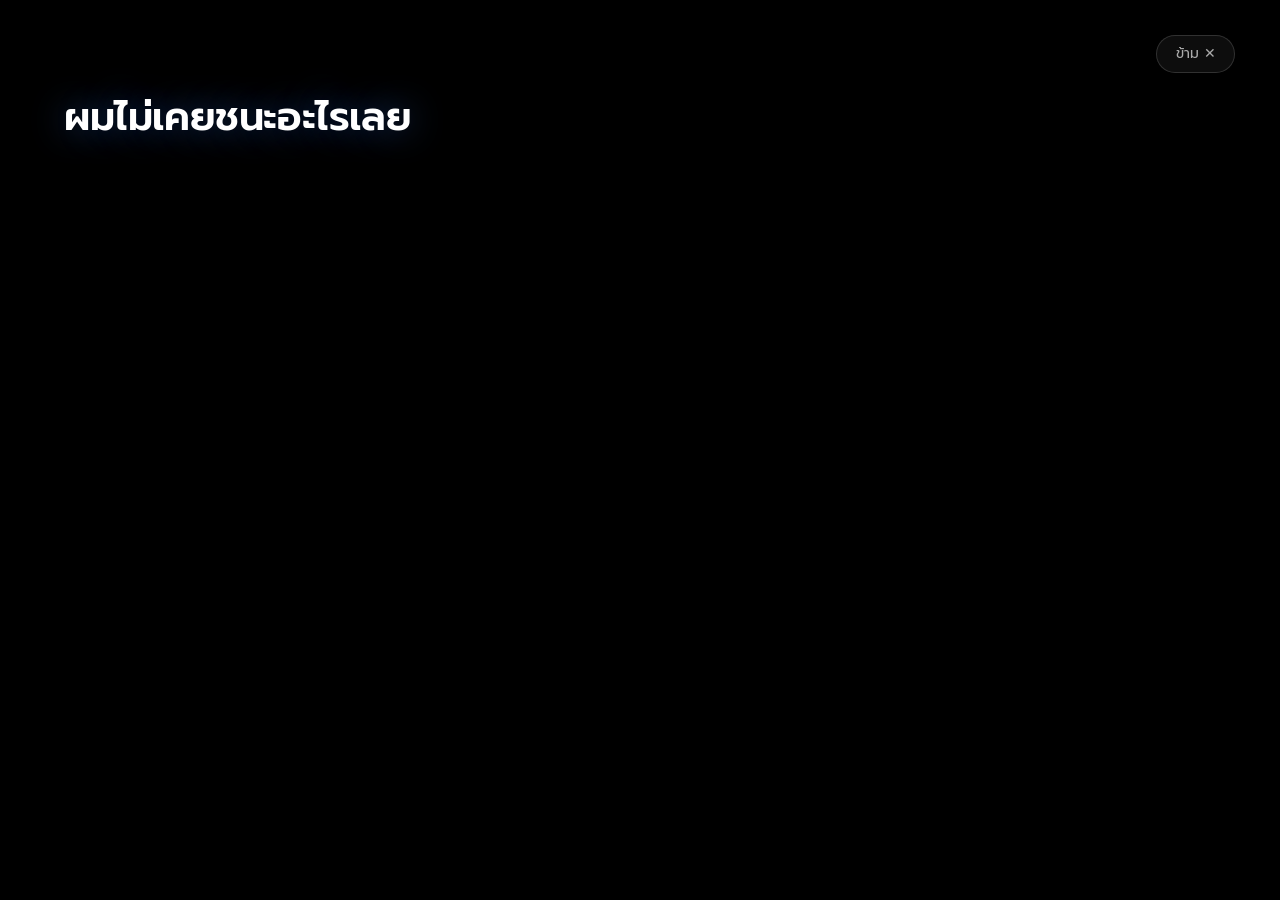
<file: index.html>
<!DOCTYPE html>
<html lang="th">
<head>
  <meta charset="UTF-8">
  <meta name="viewport" content="width=device-width, initial-scale=1.0">
  <title>บอย | Game Developer</title>
  <meta name="description" content="พอร์ตโฟลิโอของบอย นักพัฒนาเกมผู้เปลี่ยนไอเดียให้กลายเป็นเกมที่เล่นได้จริง">
  <meta property="og:title" content="บอย | Game Developer">
  <meta property="og:description" content="Game Developer — สร้างเกมที่เล่นได้จริง">
  <meta property="og:image" content="images/Me.jpg">
  <meta property="og:type" content="website">
  <link rel="preconnect" href="https://fonts.googleapis.com">
  <link rel="preconnect" href="https://fonts.gstatic.com" crossorigin>
  <link href="https://fonts.googleapis.com/css2?family=Cinzel:wght@700&family=IBM+Plex+Sans+Thai:wght@400;500;600&family=Plus+Jakarta+Sans:wght@500;600;700&family=Prompt:wght@400;500;600&display=swap" rel="stylesheet">
  <link rel="stylesheet" href="css/style.css">
</head>
<body>
  <aside class="intro-overlay" id="introOverlay" aria-label="Intro animation">
    <button class="intro-skip-btn" id="introSkipBtn" type="button" aria-label="ข้ามแอนิเมชัน">ข้าม ✕</button>
    <div class="intro-floating-gallery" id="introFloatingGallery" aria-hidden="true">
      <div class="floating-game-card card-pos-1"><img src="images/Heat%20thieves.png" alt=""></div>
      <div class="floating-game-card card-pos-2"><img src="images/Silence%20Survival.png" alt=""></div>
      <div class="floating-game-card card-pos-3"><img src="images/Bronopoly.png" alt=""></div>
    </div>
    <div class="intro-content">
      <p class="intro-phrase" id="introPhrase1">ผมไม่เคยชนะอะไรเลย</p>
      <p class="intro-phrase" id="introPhrase2">แต่ผมก็ได้เรียนรู้จากความพ่ายแพ้อยู่เสมอ</p>
      <p class="intro-phrase" id="introPhrase3">เพื่อที่สักวันผมจะเป็น <span class="highlight">ผู้ชนะ</span></p>
    </div>
  </aside>
  <header class="site-header" id="siteHeader">
    <a href="index.html" class="brand-logo" aria-label="หน้าแรก"><span class="logo-text">MYPORTFOLIO</span></a>
    <nav class="main-nav" aria-label="เมนูหลัก"><ul class="nav-list">
      <li class="nav-item"><a href="index.html" class="nav-link active">Home</a></li>
      <li class="nav-item"><a href="about.html" class="nav-link">About Me</a></li>
      <li class="nav-item"><a href="portfolio.html" class="nav-link">Portfolio</a></li>
      <li class="nav-item"><a href="contact.html" class="nav-link">Contact</a></li>
      <li class="nav-indicator" id="navIndicator" aria-hidden="true"></li>
    </ul></nav>
    <div class="header-spacer" aria-hidden="true"></div>
    <button class="mobile-toggle" id="mobileToggle" type="button" aria-label="เปิดเมนู"><span></span><span></span><span></span></button>
  </header>
  <main><section class="hero-section" id="home"><div class="hero-container">
    <div class="hero-media"><img src="images/Me.jpg" alt="บอย นักพัฒนาเกม" loading="eager"></div>
    <div class="hero-content" id="heroContent">
      <p class="eyebrow">GAME DEVELOPER</p>
      <h1 class="hero-title">Game Developer<br><span>สร้างเกมที่เล่นได้จริง</span></h1>
      <p class="hero-author">สวัสดีครับ ผมบอยครับ ผมสร้างประสบการณ์เกมจากไอเดียสู่สิ่งที่ผู้เล่นสัมผัสได้จริง</p>
      <a class="project-btn hero-cta" href="portfolio.html">ดูผลงานของผม</a>
    </div>
  </div></section></main>
  <script src="js/main.js"></script>
</body>
</html>
</file>
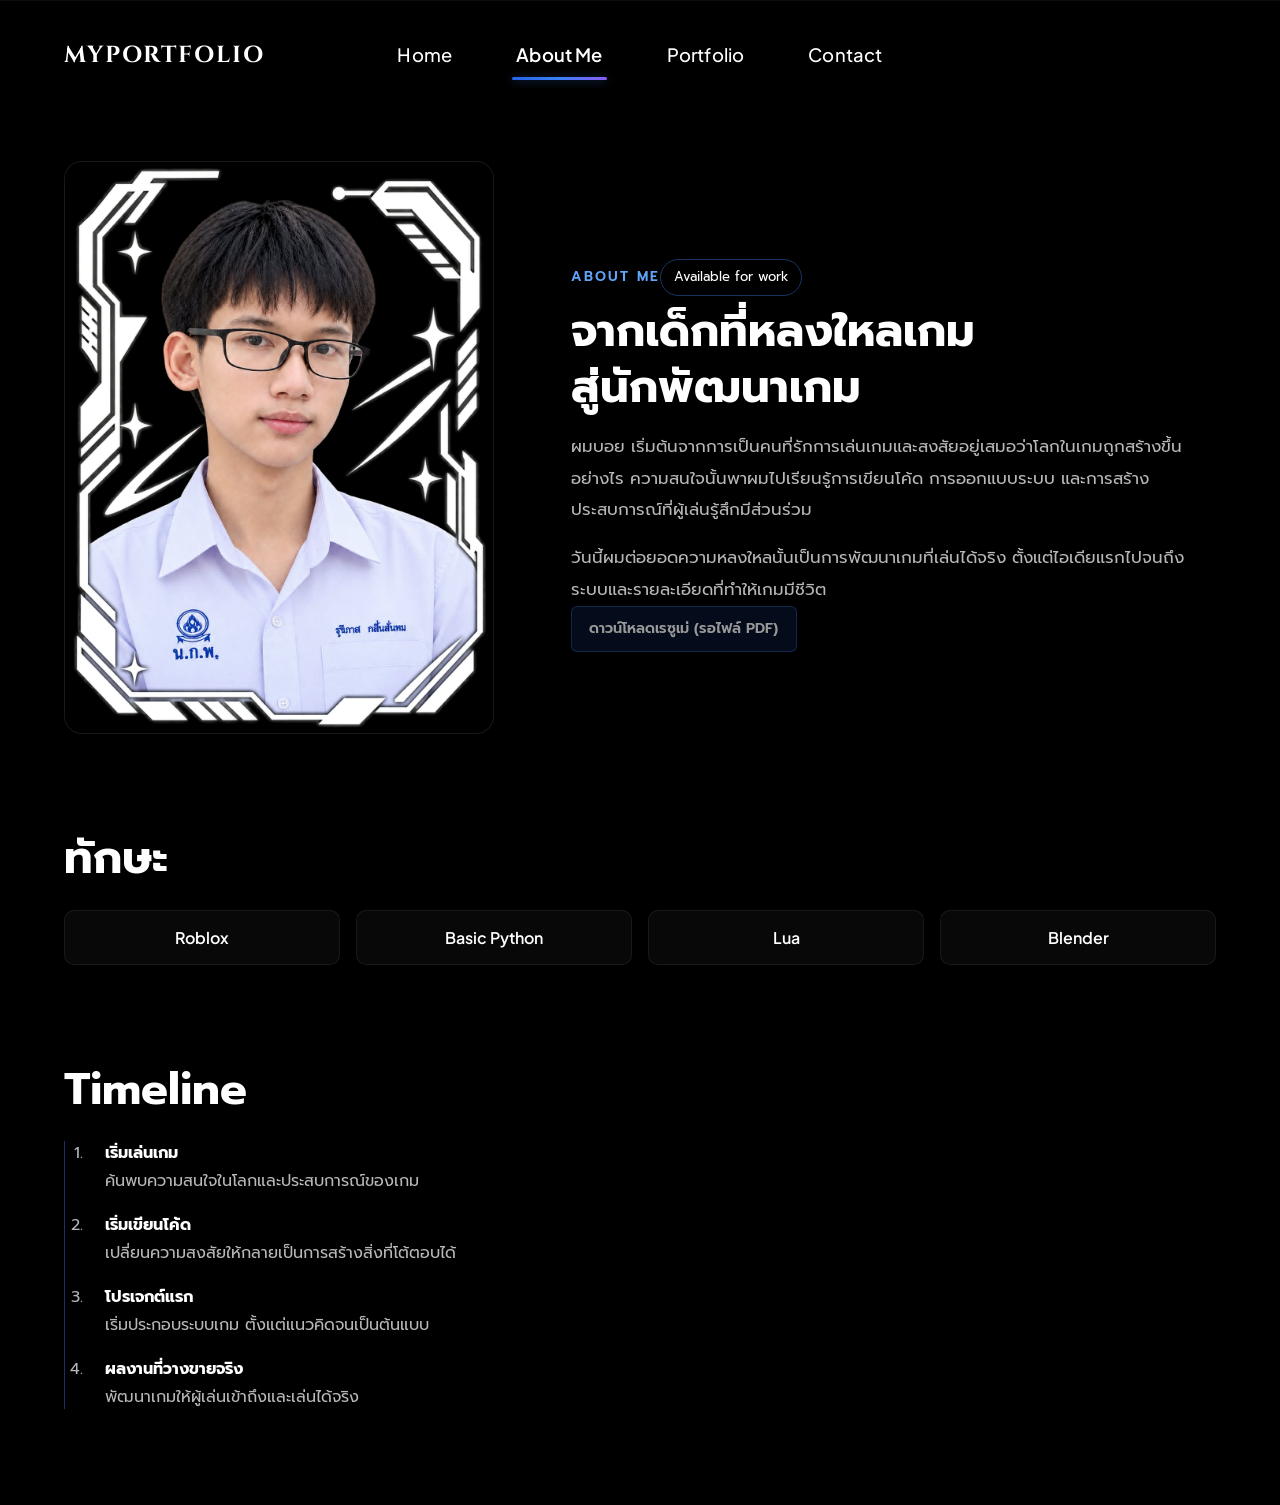
<file: about.html>
<!DOCTYPE html>
<html lang="th"><head>
  <meta charset="UTF-8"><meta name="viewport" content="width=device-width, initial-scale=1.0"><title>About Me | บอย - Game Developer</title>
  <meta name="description" content="เรื่องราว ทักษะ และเส้นทางการพัฒนาเกมของบอย"><meta property="og:title" content="About Me | บอย - Game Developer"><meta property="og:description" content="จากเด็กที่หลงใหลเกม สู่นักพัฒนาที่สร้างเกมให้เล่นได้จริง"><meta property="og:image" content="images/Me.jpg"><meta property="og:type" content="website">
  <link rel="preconnect" href="https://fonts.googleapis.com"><link rel="preconnect" href="https://fonts.gstatic.com" crossorigin><link href="https://fonts.googleapis.com/css2?family=Cinzel:wght@700&family=IBM+Plex+Sans+Thai:wght@400;500;600&family=Plus+Jakarta+Sans:wght@500;600;700&family=Prompt:wght@400;500;600&display=swap" rel="stylesheet"><link rel="stylesheet" href="css/style.css">
</head><body>
  <header class="site-header" id="siteHeader"><a href="index.html" class="brand-logo" aria-label="หน้าแรก"><span class="logo-text">MYPORTFOLIO</span></a><nav class="main-nav" aria-label="เมนูหลัก"><ul class="nav-list"><li class="nav-item"><a href="index.html" class="nav-link">Home</a></li><li class="nav-item"><a href="about.html" class="nav-link active">About Me</a></li><li class="nav-item"><a href="portfolio.html" class="nav-link">Portfolio</a></li><li class="nav-item"><a href="contact.html" class="nav-link">Contact</a></li><li class="nav-indicator" id="navIndicator" aria-hidden="true"></li></ul></nav><div class="header-spacer" aria-hidden="true"></div><button class="mobile-toggle" id="mobileToggle" type="button" aria-label="เปิดเมนู"><span></span><span></span><span></span></button></header>
  <main><section class="page-view active-view"><div class="view-container about-layout"><div class="about-photo"><img src="images/Me.jpg" alt="บอย นักพัฒนาเกม"></div><div class="about-copy"><span class="section-tag">About Me</span><p class="availability-badge">Available for work</p><h1 class="section-title">จากเด็กที่หลงใหลเกม<br>สู่นักพัฒนาเกม</h1><p>ผมบอย เริ่มต้นจากการเป็นคนที่รักการเล่นเกมและสงสัยอยู่เสมอว่าโลกในเกมถูกสร้างขึ้นอย่างไร ความสนใจนั้นพาผมไปเรียนรู้การเขียนโค้ด การออกแบบระบบ และการสร้างประสบการณ์ที่ผู้เล่นรู้สึกมีส่วนร่วม</p><p>วันนี้ผมต่อยอดความหลงใหลนั้นเป็นการพัฒนาเกมที่เล่นได้จริง ตั้งแต่ไอเดียแรกไปจนถึงระบบและรายละเอียดที่ทำให้เกมมีชีวิต</p><a class="project-btn disabled-link" href="#" aria-disabled="true">ดาวน์โหลดเรซูเม่ (รอไฟล์ PDF)</a></div></div>
    <section class="about-section"><h2 class="section-title">ทักษะ</h2><ul class="skills-list skills-tags" aria-label="ทักษะ"><li>Roblox</li><li>Basic Python</li><li>Lua</li><li>Blender</li></ul></section>
    <section class="about-section"><h2 class="section-title">Timeline</h2><ol class="timeline"><li><strong>เริ่มเล่นเกม</strong><span>ค้นพบความสนใจในโลกและประสบการณ์ของเกม</span></li><li><strong>เริ่มเขียนโค้ด</strong><span>เปลี่ยนความสงสัยให้กลายเป็นการสร้างสิ่งที่โต้ตอบได้</span></li><li><strong>โปรเจกต์แรก</strong><span>เริ่มประกอบระบบเกม ตั้งแต่แนวคิดจนเป็นต้นแบบ</span></li><li><strong>ผลงานที่วางขายจริง</strong><span>พัฒนาเกมให้ผู้เล่นเข้าถึงและเล่นได้จริง</span></li></ol></section>
  </div></section></main><script src="js/main.js"></script>
</body></html>
</file>
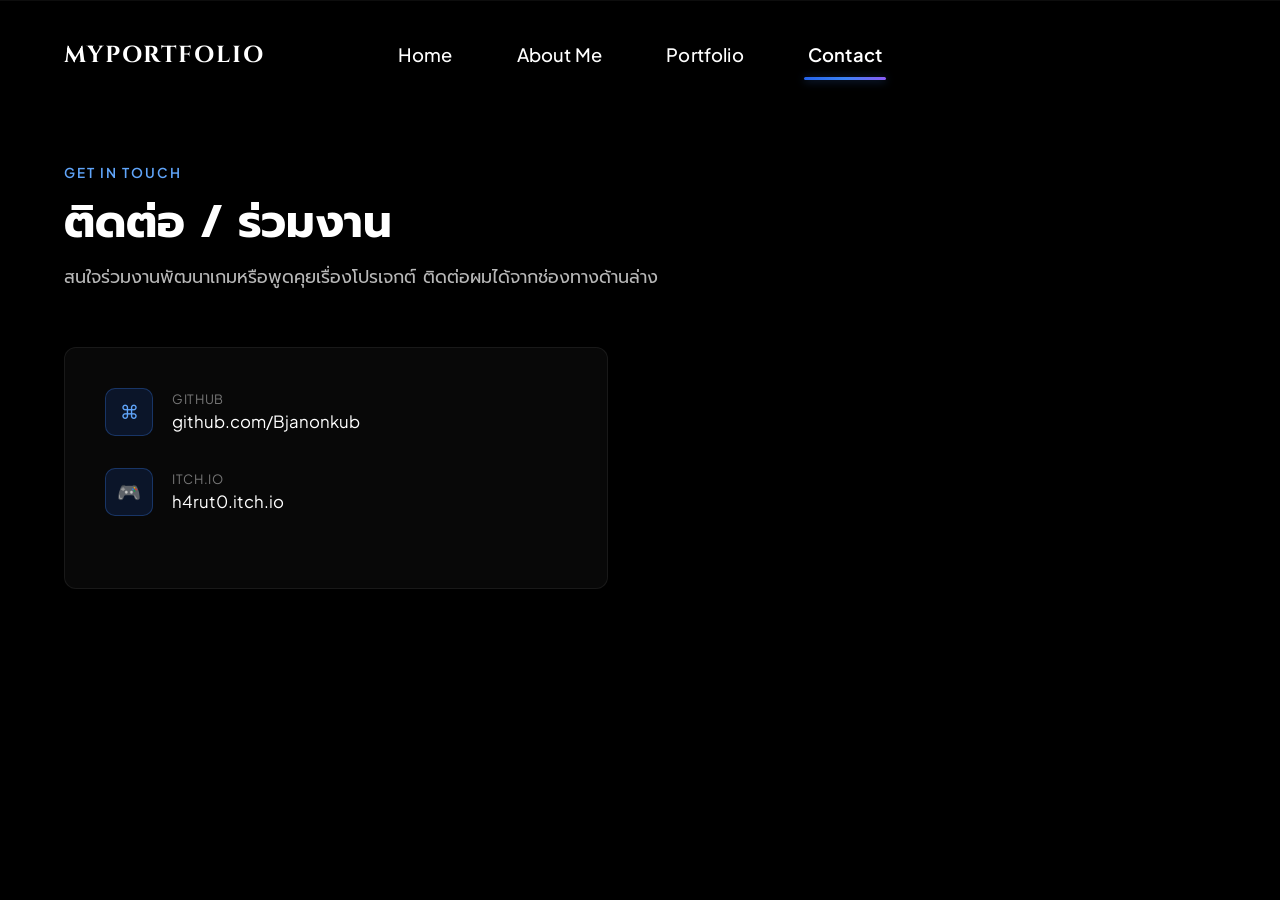
<file: contact.html>
<!DOCTYPE html>
<html lang="th"><head>
  <meta charset="UTF-8"><meta name="viewport" content="width=device-width, initial-scale=1.0"><title>Contact | บอย - Game Developer</title>
  <meta name="description" content="ติดต่อบอยเพื่อร่วมงานด้านการพัฒนาเกม"><meta property="og:title" content="Contact | บอย - Game Developer"><meta property="og:description" content="ติดต่อเพื่อร่วมงานด้านการพัฒนาเกม"><meta property="og:image" content="images/Me.jpg"><meta property="og:type" content="website">
  <link rel="preconnect" href="https://fonts.googleapis.com"><link rel="preconnect" href="https://fonts.gstatic.com" crossorigin><link href="https://fonts.googleapis.com/css2?family=Cinzel:wght@700&family=IBM+Plex+Sans+Thai:wght@400;500;600&family=Plus+Jakarta+Sans:wght@500;600;700&family=Prompt:wght@400;500;600&display=swap" rel="stylesheet"><link rel="stylesheet" href="css/style.css">
</head><body>
  <header class="site-header" id="siteHeader"><a href="index.html" class="brand-logo" aria-label="หน้าแรก"><span class="logo-text">MYPORTFOLIO</span></a><nav class="main-nav" aria-label="เมนูหลัก"><ul class="nav-list"><li class="nav-item"><a href="index.html" class="nav-link">Home</a></li><li class="nav-item"><a href="about.html" class="nav-link">About Me</a></li><li class="nav-item"><a href="portfolio.html" class="nav-link">Portfolio</a></li><li class="nav-item"><a href="contact.html" class="nav-link active">Contact</a></li><li class="nav-indicator" id="navIndicator" aria-hidden="true"></li></ul></nav><div class="header-spacer" aria-hidden="true"></div><button class="mobile-toggle" id="mobileToggle" type="button" aria-label="เปิดเมนู"><span></span><span></span><span></span></button></header>
  <main><section class="page-view active-view"><div class="view-container"><header class="section-header fade-up"><span class="section-tag">Get In Touch</span><h1 class="section-title">ติดต่อ / ร่วมงาน</h1><p class="section-desc">สนใจร่วมงานพัฒนาเกมหรือพูดคุยเรื่องโปรเจกต์ ติดต่อผมได้จากช่องทางด้านล่าง</p></header>
    <div class="contact-wrapper fade-up"><div class="contact-info-card"><div class="contact-item"><div class="contact-icon">⌘</div><div><div class="contact-detail-label">GitHub</div><a href="https://github.com/Bjanonkub" target="_blank" rel="noopener noreferrer" class="contact-detail-value">github.com/Bjanonkub</a></div></div><div class="contact-item"><div class="contact-icon">🎮</div><div><div class="contact-detail-label">Itch.io</div><a href="https://h4rut0.itch.io" target="_blank" rel="noopener noreferrer" class="contact-detail-value">h4rut0.itch.io</a></div></div></div>
    </div></div></section></main><script src="js/main.js"></script>
</body></html>
</file>
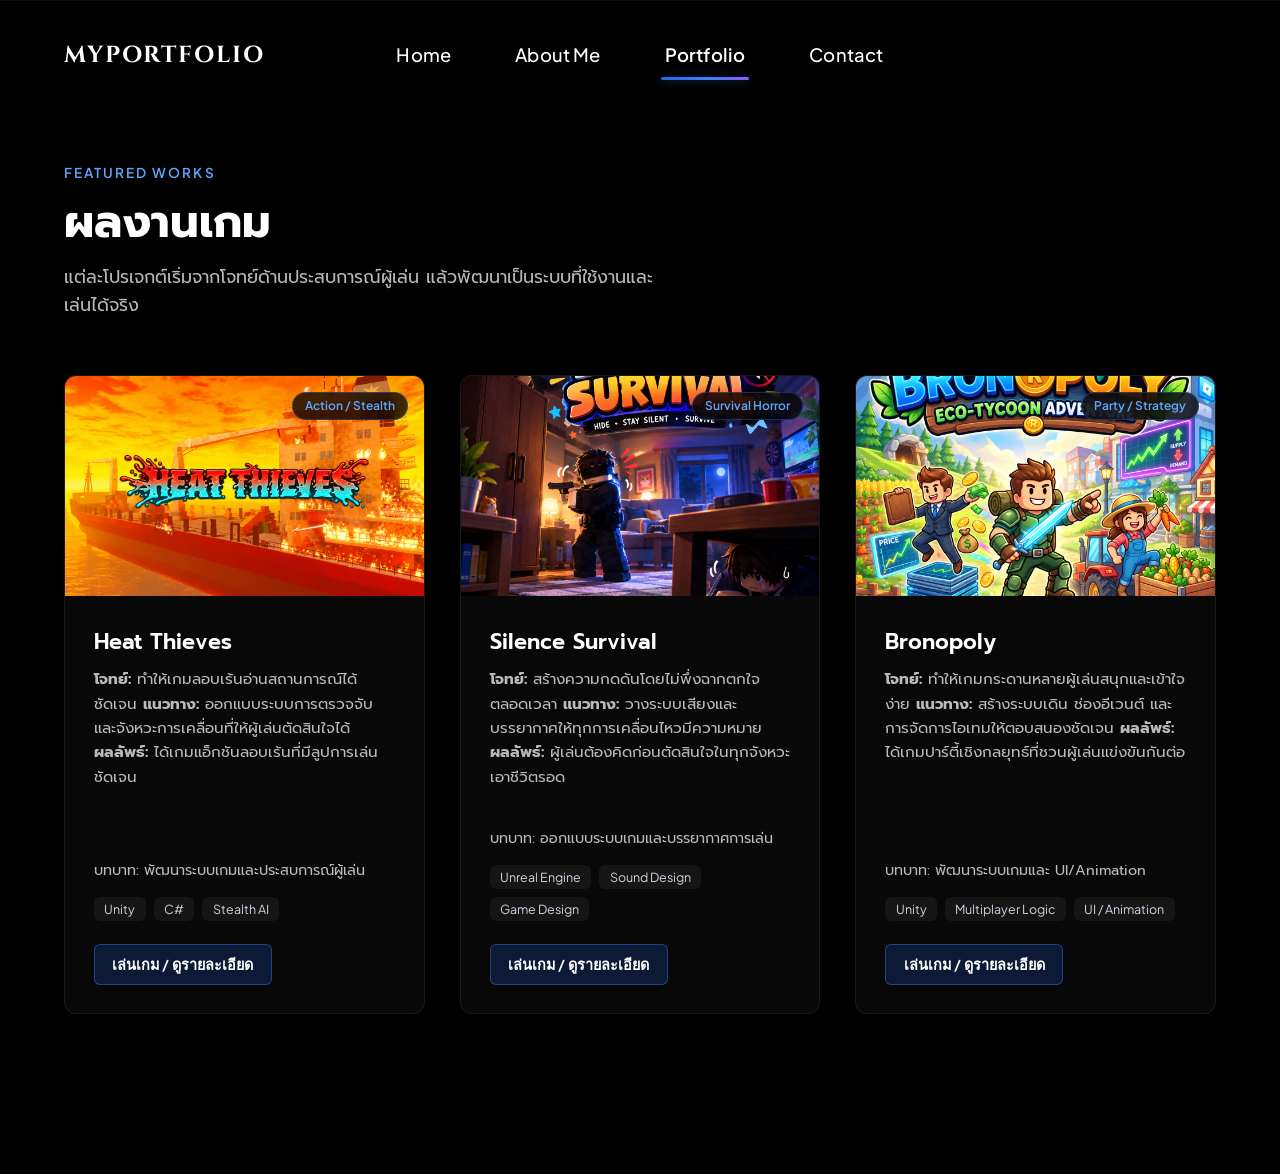
<file: portfolio.html>
<!DOCTYPE html>
<html lang="th">
<head>
  <meta charset="UTF-8"><meta name="viewport" content="width=device-width, initial-scale=1.0">
  <title>Portfolio | บอย - Game Developer</title>
  <meta name="description" content="ผลงานเกมและบทบาทการพัฒนาของบอย">
  <meta property="og:title" content="Portfolio | บอย - Game Developer"><meta property="og:description" content="ผลงานเกมที่พัฒนาจากโจทย์สู่ประสบการณ์เล่นจริง"><meta property="og:image" content="images/Heat%20thieves.png"><meta property="og:type" content="website">
  <link rel="preconnect" href="https://fonts.googleapis.com"><link rel="preconnect" href="https://fonts.gstatic.com" crossorigin>
  <link href="https://fonts.googleapis.com/css2?family=Cinzel:wght@700&family=IBM+Plex+Sans+Thai:wght@400;500;600&family=Plus+Jakarta+Sans:wght@500;600;700&family=Prompt:wght@400;500;600&display=swap" rel="stylesheet"><link rel="stylesheet" href="css/style.css">
</head>
<body>
  <header class="site-header" id="siteHeader"><a href="index.html" class="brand-logo" aria-label="หน้าแรก"><span class="logo-text">MYPORTFOLIO</span></a><nav class="main-nav" aria-label="เมนูหลัก"><ul class="nav-list"><li class="nav-item"><a href="index.html" class="nav-link">Home</a></li><li class="nav-item"><a href="about.html" class="nav-link">About Me</a></li><li class="nav-item"><a href="portfolio.html" class="nav-link active">Portfolio</a></li><li class="nav-item"><a href="contact.html" class="nav-link">Contact</a></li><li class="nav-indicator" id="navIndicator" aria-hidden="true"></li></ul></nav><div class="header-spacer" aria-hidden="true"></div><button class="mobile-toggle" id="mobileToggle" type="button" aria-label="เปิดเมนู"><span></span><span></span><span></span></button></header>
  <main><section class="page-view active-view" id="portfolio"><div class="view-container">
    <header class="section-header fade-up"><span class="section-tag">Featured Works</span><h1 class="section-title">ผลงานเกม</h1><p class="section-desc">แต่ละโปรเจกต์เริ่มจากโจทย์ด้านประสบการณ์ผู้เล่น แล้วพัฒนาเป็นระบบที่ใช้งานและเล่นได้จริง</p></header>
    <div class="portfolio-grid fade-up">
      <article class="project-card"><div class="project-thumb gameplay-placeholder"><div class="project-badge">Action / Stealth</div><img src="images/Heat%20thieves.png" alt="ภาพเกม Heat Thieves" loading="lazy"><span class="gameplay-note">Gameplay preview coming soon</span></div><div class="project-info"><h2 class="project-title">Heat Thieves</h2><p class="project-desc"><strong>โจทย์:</strong> ทำให้เกมลอบเร้นอ่านสถานการณ์ได้ชัดเจน <strong>แนวทาง:</strong> ออกแบบระบบการตรวจจับและจังหวะการเคลื่อนที่ให้ผู้เล่นตัดสินใจได้ <strong>ผลลัพธ์:</strong> ได้เกมแอ็กชันลอบเร้นที่มีลูปการเล่นชัดเจน</p><p class="project-role">บทบาท: พัฒนาระบบเกมและประสบการณ์ผู้เล่น</p><div class="project-tags"><span class="tech-tag">Unity</span><span class="tech-tag">C#</span><span class="tech-tag">Stealth AI</span></div><div class="project-links"><a href="https://www.roblox.com/share?code=ef8d89a50764b3429f7d30c1968dbf36&type=ExperienceDetails&stamp=1790448249657" class="project-btn" target="_blank" rel="noopener noreferrer">เล่นเกม / ดูรายละเอียด</a></div></div></article>
      <article class="project-card"><div class="project-thumb gameplay-placeholder"><div class="project-badge">Survival Horror</div><img src="images/Silence%20Survival.png" alt="ภาพเกม Silence Survival" loading="lazy"><span class="gameplay-note">Gameplay preview coming soon</span></div><div class="project-info"><h2 class="project-title">Silence Survival</h2><p class="project-desc"><strong>โจทย์:</strong> สร้างความกดดันโดยไม่พึ่งฉากตกใจตลอดเวลา <strong>แนวทาง:</strong> วางระบบเสียงและบรรยากาศให้ทุกการเคลื่อนไหวมีความหมาย <strong>ผลลัพธ์:</strong> ผู้เล่นต้องคิดก่อนตัดสินใจในทุกจังหวะเอาชีวิตรอด</p><p class="project-role">บทบาท: ออกแบบระบบเกมและบรรยากาศการเล่น</p><div class="project-tags"><span class="tech-tag">Unreal Engine</span><span class="tech-tag">Sound Design</span><span class="tech-tag">Game Design</span></div><div class="project-links"><a href="https://www.roblox.com/share?code=987c99712d87de47ba00858d1ca07630&type=ExperienceDetails&stamp=1790448309416" class="project-btn" target="_blank" rel="noopener noreferrer">เล่นเกม / ดูรายละเอียด</a></div></div></article>
      <article class="project-card"><div class="project-thumb gameplay-placeholder"><div class="project-badge">Party / Strategy</div><img src="images/Bronopoly.png" alt="ภาพเกม Bronopoly" loading="lazy"><span class="gameplay-note">Gameplay preview coming soon</span></div><div class="project-info"><h2 class="project-title">Bronopoly</h2><p class="project-desc"><strong>โจทย์:</strong> ทำให้เกมกระดานหลายผู้เล่นสนุกและเข้าใจง่าย <strong>แนวทาง:</strong> สร้างระบบเดิน ช่องอีเวนต์ และการจัดการไอเทมให้ตอบสนองชัดเจน <strong>ผลลัพธ์:</strong> ได้เกมปาร์ตี้เชิงกลยุทธ์ที่ชวนผู้เล่นแข่งขันกันต่อ</p><p class="project-role">บทบาท: พัฒนาระบบเกมและ UI/Animation</p><div class="project-tags"><span class="tech-tag">Unity</span><span class="tech-tag">Multiplayer Logic</span><span class="tech-tag">UI / Animation</span></div><div class="project-links"><a href="https://www.roblox.com/share?code=6d667e829206bc479294917158187698&type=ExperienceDetails&stamp=1790448188221" class="project-btn" target="_blank" rel="noopener noreferrer">เล่นเกม / ดูรายละเอียด</a></div></div></article>
    </div>
  </div></section></main><script src="js/main.js"></script>
</body></html>
</file>
<file: css/style.css>
/* ==========================================================================
   Design Tokens & CSS Variables
   Modern Minimalist Game Developer Portfolio
   ========================================================================== */

:root {
  /* Colors */
  --bg-color: #030305;
  --bg-darker: #000000;
  --text-primary: #ffffff;
  --text-secondary: rgba(255, 255, 255, 0.72);
  --text-muted: rgba(255, 255, 255, 0.45);
  
  /* Gradient accents */
  --nav-indicator-gradient: linear-gradient(90deg, #2563eb 0%, #3b82f6 50%, #8b5cf6 100%);
  --blue-glow-core: rgba(37, 99, 235, 0.38);
  --blue-glow-mid: rgba(29, 78, 216, 0.22);
  --blue-glow-deep: rgba(15, 30, 80, 0.12);
  --card-bg: rgba(255, 255, 255, 0.03);
  --card-border: rgba(255, 255, 255, 0.07);
  --card-border-hover: rgba(59, 130, 246, 0.4);

  /* Fonts */
  --font-logo: 'Cinzel', 'Playfair Display', Georgia, serif;
  --font-nav: 'Plus Jakarta Sans', -apple-system, BlinkMacSystemFont, 'Segoe UI', Roboto, sans-serif;
  --font-thai: 'Prompt', 'IBM Plex Sans Thai', -apple-system, BlinkMacSystemFont, sans-serif;
  
  /* Transitions */
  --transition-smooth: all 0.35s cubic-bezier(0.16, 1, 0.3, 1);
  --transition-indicator: all 0.4s cubic-bezier(0.2, 0.8, 0.2, 1);
}

/* ==========================================================================
   Reset & Base Styles
   ========================================================================== */

*, *::before, *::after {
  margin: 0;
  padding: 0;
  box-sizing: border-box;
}

html, body {
  width: 100%;
  min-height: 100%;
  background-color: var(--bg-color);
  color: var(--text-primary);
  font-family: var(--font-nav);
  -webkit-font-smoothing: antialiased;
  -moz-osx-font-smoothing: grayscale;
  overflow-x: hidden;
  position: relative;
  scroll-behavior: smooth;
}

body {
  display: flex;
  flex-direction: column;
  min-height: 100vh;
  background: #000000;
}

/* Selection style */
::selection {
  background: rgba(59, 130, 246, 0.45);
  color: #ffffff;
}

/* ==========================================================================
   Header & Navigation
   ========================================================================== */

.site-header {
  position: fixed;
  top: 0;
  left: 0;
  width: 100%;
  z-index: 100;
  padding: 2.2rem 4rem;
  display: grid;
  grid-template-columns: 1fr auto 1fr;
  align-items: center;
  background: transparent;
  transition: background-color 0.3s ease, backdrop-filter 0.3s ease, padding 0.3s ease;
}

.site-header.scrolled {
  background: rgba(0, 0, 0, 0.7);
  backdrop-filter: blur(12px);
  -webkit-backdrop-filter: blur(12px);
  padding: 1.4rem 4rem;
  border-bottom: 1px solid rgba(255, 255, 255, 0.05);
}

/* Logo styling */
.brand-logo {
  grid-column: 1;
  justify-self: start;
  text-decoration: none;
  display: inline-flex;
  align-items: center;
}

.logo-text {
  font-family: var(--font-logo);
  font-size: 1.45rem;
  font-weight: 700;
  letter-spacing: 0.08em;
  color: #ffffff;
  text-transform: uppercase;
  transition: opacity 0.25s ease;
}

.brand-logo:hover .logo-text {
  opacity: 0.85;
}

/* Main Navigation */
.main-nav {
  grid-column: 2;
  justify-self: center;
  position: relative;
}

.nav-list {
  display: flex;
  align-items: center;
  list-style: none;
  gap: 3.5rem;
  position: relative;
}

.nav-item {
  position: relative;
}

.nav-link {
  display: inline-block;
  font-family: var(--font-nav);
  font-size: 1.15rem;
  font-weight: 500;
  color: #ffffff;
  text-decoration: none;
  padding: 0.5rem 0.25rem;
  letter-spacing: 0.01em;
  position: relative;
  transition: opacity 0.25s ease, transform 0.2s ease;
  white-space: nowrap;
}

.nav-link:hover {
  opacity: 0.9;
  transform: translateY(-1px);
}

/* Rounded underline indicator with blue-to-purple gradient */
.nav-indicator {
  position: absolute;
  bottom: -6px;
  left: 0;
  height: 3.5px;
  border-radius: 999px;
  background: var(--nav-indicator-gradient);
  box-shadow: 0 1px 8px rgba(59, 130, 246, 0.4);
  transition: left 0.4s cubic-bezier(0.2, 0.8, 0.2, 1), 
              width 0.4s cubic-bezier(0.2, 0.8, 0.2, 1),
              opacity 0.25s ease;
  pointer-events: none;
}

/* Fallback static underline for active class if JS is disabled */
.nav-link.active {
  color: #ffffff;
  font-weight: 600;
}

/* Header spacer right column for exact centering */
.header-spacer {
  grid-column: 3;
}

/* Mobile Menu Toggle Button (hidden on desktop) */
.mobile-toggle {
  display: none;
  background: none;
  border: none;
  cursor: pointer;
  padding: 0.5rem;
  z-index: 101;
}

.mobile-toggle span {
  display: block;
  width: 24px;
  height: 2px;
  background-color: #ffffff;
  margin: 5px 0;
  transition: transform 0.3s ease, opacity 0.3s ease;
  border-radius: 2px;
}

/* ==========================================================================
   Hero Section
   ========================================================================== */

.hero-section {
  position: relative;
  width: 100%;
  min-height: 100vh;
  display: flex;
  align-items: center;
  background-color: #000000;
  overflow: hidden;
  padding: 0 4rem;
  scroll-margin-top: 80px;
}

/* Container for left 40% placement */
.hero-container {
  width: 100%;
  max-width: 1440px;
  margin: 0 auto;
  position: relative;
  z-index: 10;
  display: flex;
  align-items: center;
  justify-content: space-between;
  gap: clamp(2rem, 8vw, 9rem);
}

.hero-content {
  flex: 1;
  max-width: none;
  display: flex;
  flex-direction: column;
  justify-content: center;
  text-align: left;
}

.hero-media {
  flex: 1;
  max-width: 520px;
  overflow: hidden;
}

.hero-media img {
  display: block;
  width: 100%;
  max-height: 76vh;
  object-fit: contain;
  object-position: center;
  opacity: 0;
  transform: translateX(-110%);
  transition: opacity 1s cubic-bezier(0.16, 1, 0.3, 1), transform 1s cubic-bezier(0.16, 1, 0.3, 1);
}

.hero-media.hero-visible img { opacity: 1; transform: translateX(0); }

/* Main hero Thai typography */
.hero-title {
  font-family: var(--font-thai);
  font-family: var(--font-nav);
  font-size: clamp(4rem, 9vw, 9rem);
  font-weight: 700;
  line-height: 0.95;
  color: #ffffff;
  letter-spacing: -0.01em;
  word-break: keep-all;
  overflow-wrap: break-word;
  margin-bottom: 1.25rem;
  text-shadow: 0 2px 20px rgba(0, 0, 0, 0.8);
}

.hero-title span.line {
  display: block;
}

/* Author Name subtitle */
.hero-author {
  font-family: var(--font-thai);
  font-size: clamp(1.15rem, 1.8vw, 1.5rem);
  font-weight: 400;
  color: var(--text-secondary);
  letter-spacing: 0.01em;
}

/* ==========================================================================
   Bottom Blue Gradient & Atmospheric Glow
   ========================================================================== */

.hero-glow-container {
  position: absolute;
  bottom: 0;
  left: 0;
  width: 100%;
  height: 52vh;
  pointer-events: none;
  overflow: hidden;
  z-index: 2;
  opacity: 0;
  will-change: opacity;
}

.intro-overlay .hero-glow-container {
  opacity: 1;
}

/* Deep radial glow creating soft atmosphere rising from bottom */
.glow-radial {
  position: absolute;
  bottom: -20%;
  left: 50%;
  transform: translateX(-50%);
  width: 140%;
  height: 120%;
  background: radial-gradient(
    ellipse 65% 55% at 50% 100%,
    rgba(37, 99, 235, 0.42) 0%,
    rgba(29, 78, 216, 0.25) 30%,
    rgba(15, 30, 80, 0.12) 58%,
    rgba(0, 0, 0, 0) 80%
  );
  filter: blur(55px);
}

/* Secondary layer: soft horizontal gradient rise */
.glow-linear {
  position: absolute;
  bottom: 0;
  left: 0;
  width: 100%;
  height: 65%;
  background: linear-gradient(
    to top,
    rgba(29, 78, 216, 0.28) 0%,
    rgba(30, 58, 138, 0.14) 35%,
    rgba(15, 23, 42, 0.04) 65%,
    transparent 100%
  );
}

/* Deep horizon accent */
.glow-horizon {
  position: absolute;
  bottom: 0;
  left: 50%;
  transform: translateX(-50%);
  width: 75%;
  height: 2px;
  background: linear-gradient(
    90deg,
    transparent 0%,
    rgba(96, 165, 250, 0.35) 50%,
    transparent 100%
  );
  filter: blur(1px);
}

/* Subtle particle/star dust layer (optional minimalist touch) */
.ambient-dust {
  position: absolute;
  inset: 0;
  pointer-events: none;
  z-index: 1;
  opacity: 0.3;
}

/* ==========================================================================
   Page Content Views (Portfolio & Contact)
   ========================================================================== */

.page-view {
  position: relative;
  width: 100%;
  min-height: 100vh;
  padding: 10rem 4rem 6rem;
  display: block;
  background-color: #000000;
  z-index: 10;
  scroll-margin-top: 80px;
  border-top: 1px solid rgba(255, 255, 255, 0.05);
}

/* kept for JS compatibility, no longer changes display */
.page-view.active-view {
  display: block;
}

.view-container {
  max-width: 1200px;
  margin: 0 auto;
  position: relative;
  z-index: 10;
}

.section-header {
  margin-bottom: 3.5rem;
}

.section-tag {
  display: inline-block;
  font-size: 0.85rem;
  letter-spacing: 0.15em;
  text-transform: uppercase;
  color: #60a5fa;
  margin-bottom: 0.8rem;
  font-weight: 600;
}

.section-title {
  font-family: var(--font-thai);
  font-size: clamp(2rem, 3.5vw, 3rem);
  font-weight: 700;
  color: #ffffff;
  line-height: 1.25;
}

.section-desc {
  font-family: var(--font-thai);
  font-size: 1.1rem;
  color: var(--text-secondary);
  margin-top: 0.8rem;
  max-width: 600px;
  line-height: 1.6;
}

/* Portfolio Grid */
.portfolio-grid {
  display: grid;
  grid-template-columns: repeat(auto-fill, minmax(350px, 1fr));
  gap: 2.2rem;
  margin-bottom: 4rem;
}

.project-card {
  background: var(--card-bg);
  border: 1px solid var(--card-border);
  border-radius: 12px;
  overflow: hidden;
  transition: var(--transition-smooth);
  display: flex;
  flex-direction: column;
}

.project-card:hover {
  transform: translateY(-6px);
  border-color: var(--card-border-hover);
  box-shadow: 0 16px 36px rgba(0, 0, 0, 0.6), 0 0 24px rgba(37, 99, 235, 0.15);
}

.project-thumb {
  width: 100%;
  height: 220px;
  background: #0d111a;
  position: relative;
  overflow: hidden;
}

.project-thumb img {
  width: 100%;
  height: 100%;
  object-fit: cover;
  transition: transform 0.5s ease;
}

.project-card:hover .project-thumb img {
  transform: scale(1.04);
}

.project-badge {
  position: absolute;
  top: 1rem;
  right: 1rem;
  background: rgba(0, 0, 0, 0.75);
  backdrop-filter: blur(8px);
  padding: 0.35rem 0.75rem;
  border-radius: 999px;
  font-size: 0.75rem;
  font-weight: 600;
  color: #60a5fa;
  border: 1px solid rgba(59, 130, 246, 0.3);
}

.project-info {
  padding: 1.8rem;
  display: flex;
  flex-direction: column;
  flex-grow: 1;
}

.project-title {
  font-family: var(--font-thai);
  font-size: 1.35rem;
  font-weight: 600;
  color: #ffffff;
  margin-bottom: 0.6rem;
}

.project-desc {
  font-family: var(--font-thai);
  font-size: 0.95rem;
  color: var(--text-secondary);
  line-height: 1.6;
  margin-bottom: 1.4rem;
  flex-grow: 1;
}

.project-tags {
  display: flex;
  flex-wrap: wrap;
  gap: 0.5rem;
  margin-bottom: 1.4rem;
}

.tech-tag {
  font-size: 0.78rem;
  padding: 0.25rem 0.65rem;
  background: rgba(255, 255, 255, 0.05);
  border-radius: 6px;
  color: #cbd5e1;
}

.project-links {
  display: flex;
  gap: 1rem;
  align-items: center;
}

.project-btn {
  display: inline-flex;
  align-items: center;
  gap: 0.5rem;
  font-size: 0.9rem;
  font-weight: 600;
  color: #ffffff;
  text-decoration: none;
  padding: 0.5rem 1.1rem;
  background: rgba(37, 99, 235, 0.2);
  border: 1px solid rgba(59, 130, 246, 0.4);
  border-radius: 6px;
  transition: var(--transition-smooth);
}

.project-btn:hover {
  background: rgba(37, 99, 235, 0.45);
  border-color: #60a5fa;
  color: #ffffff;
}

/* Contact Section */
.contact-wrapper {
  display: grid;
  grid-template-columns: 1fr 1fr;
  gap: 4rem;
  align-items: start;
}

.contact-info-card {
  background: var(--card-bg);
  border: 1px solid var(--card-border);
  border-radius: 12px;
  padding: 2.5rem;
}

.contact-item {
  display: flex;
  align-items: center;
  gap: 1.2rem;
  margin-bottom: 2rem;
}

.contact-icon {
  width: 48px;
  height: 48px;
  border-radius: 10px;
  background: rgba(37, 99, 235, 0.15);
  border: 1px solid rgba(59, 130, 246, 0.3);
  display: flex;
  align-items: center;
  justify-content: center;
  color: #60a5fa;
  font-size: 1.2rem;
}

.contact-detail-label {
  font-size: 0.8rem;
  color: var(--text-muted);
  text-transform: uppercase;
  letter-spacing: 0.05em;
  margin-bottom: 0.25rem;
}

.contact-detail-value {
  font-size: 1.05rem;
  color: #ffffff;
  text-decoration: none;
  transition: color 0.2s ease;
}

.contact-detail-value:hover {
  color: #60a5fa;
}

.contact-form {
  background: var(--card-bg);
  border: 1px solid var(--card-border);
  border-radius: 12px;
  padding: 2.5rem;
  display: flex;
  flex-direction: column;
  gap: 1.5rem;
}

.form-group {
  display: flex;
  flex-direction: column;
  gap: 0.5rem;
}

.form-label {
  font-family: var(--font-thai);
  font-size: 0.95rem;
  color: var(--text-secondary);
}

.form-input, .form-textarea {
  background: rgba(255, 255, 255, 0.03);
  border: 1px solid rgba(255, 255, 255, 0.1);
  border-radius: 8px;
  padding: 0.85rem 1rem;
  color: #ffffff;
  font-family: inherit;
  font-size: 1rem;
  transition: border-color 0.2s ease, box-shadow 0.2s ease;
}

.form-input:focus, .form-textarea:focus {
  outline: none;
  border-color: #3b82f6;
  box-shadow: 0 0 0 3px rgba(59, 130, 246, 0.18);
}

.form-textarea {
  resize: vertical;
  min-height: 120px;
}

.submit-btn {
  align-self: flex-start;
  background: linear-gradient(90deg, #2563eb 0%, #3b82f6 100%);
  color: #ffffff;
  border: none;
  padding: 0.9rem 2.2rem;
  font-size: 1rem;
  font-weight: 600;
  border-radius: 8px;
  cursor: pointer;
  transition: var(--transition-smooth);
}

.submit-btn:hover {
  transform: translateY(-2px);
  box-shadow: 0 8px 24px rgba(37, 99, 235, 0.4);
}

/* ==========================================================================
   Animations
   ========================================================================== */

/* Fade-in & slide-up animation for Hero (triggered on load or after intro) */
.hero-content .hero-title {
  opacity: 0;
  transform: translateY(28px);
  transition: opacity 0.9s cubic-bezier(0.16, 1, 0.3, 1) 0.25s, transform 0.9s cubic-bezier(0.16, 1, 0.3, 1) 0.25s;
}

.hero-content .hero-author {
  opacity: 0;
  transform: translateY(24px);
  transition: opacity 0.8s cubic-bezier(0.16, 1, 0.3, 1) 0.48s, transform 0.8s cubic-bezier(0.16, 1, 0.3, 1) 0.48s;
}

.hero-content.hero-visible .hero-title,
.hero-content.hero-visible .hero-author {
  opacity: 1;
  transform: translateY(0);
}

.fade-up {
  opacity: 0;
  transform: translateY(28px);
  animation: heroFadeUp 1.1s cubic-bezier(0.16, 1, 0.3, 1) forwards;
}

@keyframes heroFadeUp {
  0% {
    opacity: 0;
    transform: translateY(28px);
  }
  100% {
    opacity: 1;
    transform: translateY(0);
  }
}

@keyframes heroImageSlideIn {
  from {
    opacity: 0;
    transform: translateX(-110%);
  }
  to {
    opacity: 1;
    transform: translateX(0);
  }
}

/* Pulse / Breathing for bottom glow */
@keyframes glowPulse {
  0%, 100% {
    opacity: 0.92;
    transform: translateX(-50%) scale(1);
  }
  50% {
    opacity: 1;
    transform: translateX(-50%) scale(1.03);
  }
}

.glow-radial {
  animation: glowPulse 9s ease-in-out infinite;
}

/* ==========================================================================
   Cinematic Intro Sequence
   - "ผมไม่เคยชนะอะไรเลย"
   - "แต่ผมก็ได้เรียนรู้จากความพ่ายแพ้อยู่เสมอ"
   - "เพื่อที่สักวันผมจะเป็น ผู้ชนะ"
   ========================================================================== */

.intro-overlay {
  position: fixed;
  inset: 0;
  width: 100vw;
  height: 100vh;
  background-color: #000000;
  z-index: 9999;
  display: flex;
  align-items: center;
  justify-content: center;
  overflow: hidden;
  transition: opacity 0.85s cubic-bezier(0.16, 1, 0.3, 1), visibility 0.85s ease;
}

.intro-overlay.fade-out {
  opacity: 0;
  visibility: hidden;
  pointer-events: none;
}

.intro-content {
  position: relative;
  z-index: 20;
  width: 95%;
  max-width: 1240px;
  min-height: 160px;
  display: flex;
  align-items: center;
  justify-content: center;
  text-align: center;
  padding: 0 1rem;
}

.intro-phrase {
  position: absolute;
  width: auto;
  max-width: 100%;
  white-space: nowrap; /* Enforce single line */
  word-break: keep-all;
  font-family: var(--font-thai);
  font-size: clamp(1.25rem, 3.1vw, 2.75rem);
  font-weight: 600;
  color: #ffffff;
  line-height: 1.4;
  letter-spacing: -0.01em;
  text-align: center;
  opacity: 0;
  transform: translateY(40px);
  pointer-events: none;
  visibility: hidden;
  text-shadow: 0 0 35px rgba(59, 130, 246, 0.45), 0 2px 20px rgba(0, 0, 0, 0.95);
  transition: opacity 0.55s cubic-bezier(0.16, 1, 0.3, 1),
              transform 0.55s cubic-bezier(0.16, 1, 0.3, 1),
              visibility 0.55s ease;
}

/* Entering from bottom */
.intro-phrase.show {
  opacity: 1;
  visibility: visible;
  transform: translateY(0);
}

/* Exiting upwards */
.intro-phrase.exit {
  opacity: 0;
  visibility: hidden;
  transform: translateY(-35px);
}

/* Place each intro phrase independently within the viewport. */
#introPhrase1 {
  position: fixed;
  top: clamp(4.5rem, 10vh, 7rem);
  left: clamp(1.25rem, 5vw, 5rem);
  text-align: left;
}

#introPhrase2 {
  position: fixed;
  right: clamp(1.25rem, 5vw, 5rem);
  bottom: clamp(2rem, 8vh, 5rem);
  text-align: right;
}

#introPhrase3 {
  position: fixed;
  top: 50%;
  left: 50%;
  text-align: center;
  transform: translate(-50%, calc(-50% + 40px));
}

#introPhrase3.show {
  transform: translate(-50%, -50%);
}

#introPhrase3.exit {
  transform: translate(-50%, calc(-50% - 35px));
}

/* Highlight phrase 3: ผู้ชนะ */
.intro-phrase .highlight {
  background: linear-gradient(90deg, #60a5fa 0%, #93c5fd 50%, #c084fc 100%);
  -webkit-background-clip: text;
  -webkit-text-fill-color: transparent;
  display: inline;
}

/* ==========================================================================
   Floating Game Art Cards (During Phrase 3)
   ========================================================================== */

.intro-floating-gallery {
  position: absolute;
  inset: 0;
  width: 100%;
  height: 100%;
  pointer-events: none;
  z-index: 5;
  opacity: 0;
  visibility: hidden;
  transition: opacity 0.8s cubic-bezier(0.16, 1, 0.3, 1), visibility 0.8s ease;
}

.intro-floating-gallery.active {
  opacity: 1;
  visibility: visible;
}

.intro-floating-gallery.exit {
  opacity: 0;
  visibility: hidden;
  transition: opacity 0.65s cubic-bezier(0.16, 1, 0.3, 1), visibility 0.65s ease;
}

.floating-game-card {
  position: absolute;
  border-radius: 14px;
  background: rgba(10, 15, 29, 0.82);
  border: 1px solid rgba(59, 130, 246, 0.42);
  box-shadow: 0 20px 48px rgba(0, 0, 0, 0.85), 0 0 35px rgba(37, 99, 235, 0.3);
  overflow: hidden;
  backdrop-filter: blur(12px);
  -webkit-backdrop-filter: blur(12px);
  opacity: 0;
  transform: scale(0.85);
  transition: opacity 0.8s cubic-bezier(0.16, 1, 0.3, 1),
              transform 0.8s cubic-bezier(0.16, 1, 0.3, 1);
  will-change: transform, opacity;
}

.intro-floating-gallery.active .floating-game-card {
  opacity: 1;
}

.floating-game-inner {
  position: relative;
  width: 100%;
  overflow: hidden;
}

.floating-game-inner img {
  width: 100%;
  height: auto;
  aspect-ratio: 16 / 9;
  object-fit: cover;
  display: block;
}

.floating-game-badge {
  position: absolute;
  bottom: 0.65rem;
  left: 0.75rem;
  background: rgba(3, 7, 18, 0.85);
  backdrop-filter: blur(8px);
  -webkit-backdrop-filter: blur(8px);
  border: 1px solid rgba(96, 165, 250, 0.35);
  color: #93c5fd;
  font-family: var(--font-nav);
  font-size: 0.76rem;
  font-weight: 600;
  padding: 0.28rem 0.7rem;
  border-radius: 999px;
  letter-spacing: 0.04em;
  box-shadow: 0 4px 12px rgba(0, 0, 0, 0.5);
}

/* Card 1: Top-Left (Heat Thieves) */
.card-pos-1 {
  top: 10%;
  left: 6%;
  width: clamp(230px, 22vw, 360px);
  transform: rotate(-5deg) scale(0.88);
}

.intro-floating-gallery.active .card-pos-1 {
  transform: rotate(-5deg) scale(1);
  animation: floatCard1 6.5s ease-in-out infinite alternate;
  animation-delay: 0.1s;
}

/* Card 2: Top-Right (Silence Survival) */
.card-pos-2 {
  top: 12%;
  right: 6%;
  width: clamp(240px, 23vw, 370px);
  transform: rotate(4.5deg) scale(0.88);
}

.intro-floating-gallery.active .card-pos-2 {
  transform: rotate(4.5deg) scale(1);
  animation: floatCard2 7.2s ease-in-out infinite alternate;
  animation-delay: 0.25s;
}

/* Card 3: Bottom-Right (Bronopoly) */
.card-pos-3 {
  bottom: 10%;
  right: 14%;
  width: clamp(240px, 23vw, 370px);
  transform: rotate(-3deg) scale(0.88);
}

.intro-floating-gallery.active .card-pos-3 {
  transform: rotate(-3deg) scale(1);
  animation: floatCard3 6.8s ease-in-out infinite alternate;
  animation-delay: 0.4s;
}

/* Floating Animations for organic weightless movement */
@keyframes floatCard1 {
  0% {
    transform: translateY(0px) rotate(-5deg);
  }
  50% {
    transform: translateY(-20px) rotate(-2.5deg);
  }
  100% {
    transform: translateY(12px) rotate(-6.5deg);
  }
}

@keyframes floatCard2 {
  0% {
    transform: translateY(0px) rotate(4.5deg);
  }
  50% {
    transform: translateY(-24px) rotate(7deg);
  }
  100% {
    transform: translateY(14px) rotate(2deg);
  }
}

@keyframes floatCard3 {
  0% {
    transform: translateY(0px) rotate(-3deg);
  }
  50% {
    transform: translateY(-18px) rotate(-0.5deg);
  }
  100% {
    transform: translateY(16px) rotate(-4.5deg);
  }
}

/* Skip intro button */
.intro-skip-btn {
  position: absolute;
  top: 2.2rem;
  right: 2.8rem;
  z-index: 10001;
  background: rgba(255, 255, 255, 0.05);
  border: 1px solid rgba(255, 255, 255, 0.15);
  color: rgba(255, 255, 255, 0.65);
  font-family: var(--font-thai);
  font-size: 0.88rem;
  padding: 0.45rem 1.15rem;
  border-radius: 999px;
  cursor: pointer;
  display: inline-flex;
  align-items: center;
  gap: 0.45rem;
  backdrop-filter: blur(10px);
  -webkit-backdrop-filter: blur(10px);
  transition: var(--transition-smooth);
}

.intro-skip-btn:hover {
  background: rgba(255, 255, 255, 0.12);
  color: #ffffff;
  border-color: rgba(59, 130, 246, 0.5);
  transform: translateY(-1px);
}

/* ==========================================================================
   Responsive Design (Desktop, Tablet, Mobile)
   ========================================================================== */

@media (max-width: 1024px) {
  .site-header {
    padding: 1.8rem 2.5rem;
  }
  
  .hero-section {
    padding: 0 2.5rem;
  }
  
  .hero-content {
    max-width: none;
  }

  .nav-list {
    gap: 2.2rem;
  }

  .contact-wrapper {
    grid-template-columns: 1fr;
    gap: 2.5rem;
  }
}

@media (max-width: 768px) {
  .site-header {
    padding: 1.4rem 1.8rem;
    display: flex;
    justify-content: space-between;
  }

  .header-spacer {
    display: none;
  }

  .mobile-toggle {
    display: block;
  }

  /* Mobile Navigation Drawer */
  .main-nav {
    position: fixed;
    top: 0;
    right: -100%;
    width: 75%;
    max-width: 320px;
    height: 100vh;
    background: rgba(10, 10, 14, 0.97);
    backdrop-filter: blur(20px);
    -webkit-backdrop-filter: blur(20px);
    display: flex;
    flex-direction: column;
    justify-content: center;
    padding: 3rem 2rem;
    transition: right 0.4s cubic-bezier(0.16, 1, 0.3, 1);
    box-shadow: -10px 0 30px rgba(0, 0, 0, 0.8);
    z-index: 100;
  }

  .main-nav.open {
    right: 0;
  }

  .nav-list {
    flex-direction: column;
    gap: 2rem;
    align-items: flex-start;
  }

  .nav-link {
    font-size: 1.35rem;
    padding: 0.5rem 0;
  }

  .nav-indicator {
    display: none; /* In mobile drawer, use direct border/color */
  }

  .nav-link.active {
    color: #60a5fa;
    border-bottom: 2px solid #3b82f6;
  }

  /* Hamburger transform when open */
  .mobile-toggle.active span:nth-child(1) {
    transform: translateY(7px) rotate(45deg);
  }
  .mobile-toggle.active span:nth-child(2) {
    opacity: 0;
  }
  .mobile-toggle.active span:nth-child(3) {
    transform: translateY(-7px) rotate(-45deg);
  }

  /* Hero Section Mobile */
  .hero-section {
    min-height: auto;
    padding: 7rem 1.8rem 4rem;
    align-items: center;
  }

  .hero-container {
    flex-direction: column;
    gap: 2.5rem;
  }

  .hero-media {
    width: min(100%, 360px);
  }

  .hero-media img {
    max-height: 52vh;
  }

  .hero-content {
    max-width: 100%;
    padding-top: 0;
    text-align: center;
  }

  .hero-title {
    font-size: clamp(3.5rem, 18vw, 5.5rem);
    line-height: 0.95;
    margin-bottom: 1rem;
  }

  .hero-author {
    font-size: 1.05rem;
  }

  .hero-glow-container {
    height: 40vh;
  }

  .glow-radial {
    width: 200%;
    height: 130%;
  }

  .page-view {
    padding: 7rem 1.8rem 4rem;
    display: block;
  }

  .portfolio-grid {
    grid-template-columns: 1fr;
  }

  .intro-content {
    width: 98%;
    padding: 0 0.5rem;
  }

  .intro-phrase {
    font-size: clamp(0.95rem, 4.4vw, 1.4rem);
  }

  .intro-skip-btn {
    top: 1.5rem;
    right: 1.5rem;
    padding: 0.35rem 0.9rem;
    font-size: 0.8rem;
  }

  /* Mobile adjustments for floating cards */
  .floating-game-card {
    border-radius: 10px;
    box-shadow: 0 10px 24px rgba(0, 0, 0, 0.85), 0 0 18px rgba(37, 99, 235, 0.2);
  }

  .card-pos-1 {
    top: 8%;
    left: 4%;
    width: 140px;
    opacity: 0.88;
  }

  .card-pos-2 {
    top: 12%;
    right: 4%;
    width: 145px;
    opacity: 0.88;
  }

  .card-pos-3 {
    bottom: 8%;
    right: 50%;
    transform: translateX(50%) rotate(-2deg);
    width: 160px;
    opacity: 0.88;
  }

  .floating-game-badge {
    font-size: 0.65rem;
    padding: 0.18rem 0.45rem;
    bottom: 0.4rem;
    left: 0.45rem;
  }
}

/* ========================================================================== */
/* Multi-page additions: Home, About, Portfolio and Contact                  */
/* ========================================================================== */
.eyebrow, .availability-badge, .project-role, .gameplay-note, .form-status {
  font-family: var(--font-thai);
}

.eyebrow {
  color: var(--text-secondary);
  font-size: 0.85rem;
  font-weight: 600;
  letter-spacing: 0.12em;
  margin-bottom: 1rem;
}

.hero-title span {
  font-family: var(--font-thai);
  font-size: 0.42em;
  line-height: 1.25;
}

.hero-cta { align-self: flex-start; margin-top: 2rem; }
.floating-game-card > img { display: block; width: 100%; aspect-ratio: 16 / 9; object-fit: cover; }

.gameplay-placeholder { position: relative; }
.gameplay-note {
  position: absolute;
  inset: auto 0 0;
  padding: 0.65rem 1rem;
  color: var(--text-primary);
  background: var(--bg-color);
  font-size: 0.78rem;
  opacity: 0;
  transition: opacity 0.3s ease;
}
.project-card:hover .gameplay-note, .project-card:focus-within .gameplay-note { opacity: 1; }
.project-role { color: var(--text-secondary); font-size: 0.9rem; margin: 1rem 0; }

.form-status { min-height: 1.5rem; color: var(--text-secondary); font-size: 0.9rem; }
.form-status.is-error { color: var(--text-primary); }
.form-input[aria-invalid="true"], .form-textarea[aria-invalid="true"] { border-color: var(--card-border-hover); }

.about-layout { display: grid; grid-template-columns: minmax(240px, 0.8fr) 1.2fr; gap: clamp(2rem, 6vw, 6rem); align-items: center; }
.about-photo { background: var(--card-bg); border: 1px solid var(--card-border); border-radius: 18px; overflow: hidden; }
.about-photo img { display: block; width: 100%; filter: contrast(1.05) saturate(0.9); }
.about-copy { font-family: var(--font-thai); color: var(--text-secondary); font-size: 1.05rem; line-height: 1.9; }
.about-copy p { margin-top: 1rem; }
.availability-badge { display: inline-block; margin: 1rem 0 0; padding: 0.3rem 0.8rem; border: 1px solid var(--card-border-hover); border-radius: 999px; color: var(--text-primary); font-size: 0.82rem; }
.disabled-link[aria-disabled="true"] { opacity: 0.6; pointer-events: none; }
.about-section { margin-top: 6rem; }
.skills-list { display: grid; gap: 1rem; margin-top: 1.5rem; }
.skills-tags { grid-template-columns: repeat(4, minmax(0, 1fr)); list-style: none; }
.skills-tags li { padding: 1rem; border: 1px solid var(--card-border); border-radius: 10px; background: var(--card-bg); color: var(--text-primary); font-family: var(--font-nav); font-weight: 600; text-align: center; }
.skill-row { display: grid; grid-template-columns: 130px 1fr 45px; gap: 1rem; align-items: center; font-family: var(--font-nav); color: var(--text-secondary); }
.skill-track { height: 8px; background: var(--card-bg); border: 1px solid var(--card-border); border-radius: 999px; overflow: hidden; }
.skill-track span { display: block; height: 100%; background: var(--nav-indicator-gradient); border-radius: inherit; }
.skill-row b { color: var(--text-primary); font-size: 0.8rem; }
.timeline { display: grid; gap: 1.25rem; margin: 1.5rem 0 0; padding-left: 1.5rem; border-left: 1px solid var(--card-border-hover); }
.timeline li { padding-left: 1rem; color: var(--text-secondary); font-family: var(--font-thai); }
.timeline strong, .timeline span { display: block; }
.timeline strong { color: var(--text-primary); margin-bottom: 0.25rem; }

@media (max-width: 768px) {
  .nav-list { gap: 1.5rem; }
  .hero-cta { align-self: center; }
  .about-layout { grid-template-columns: 1fr; }
  .about-photo { max-width: 360px; }
  .skill-row { grid-template-columns: 92px 1fr 40px; gap: 0.65rem; }
  .skills-tags { grid-template-columns: repeat(2, minmax(0, 1fr)); }
}
</file>
